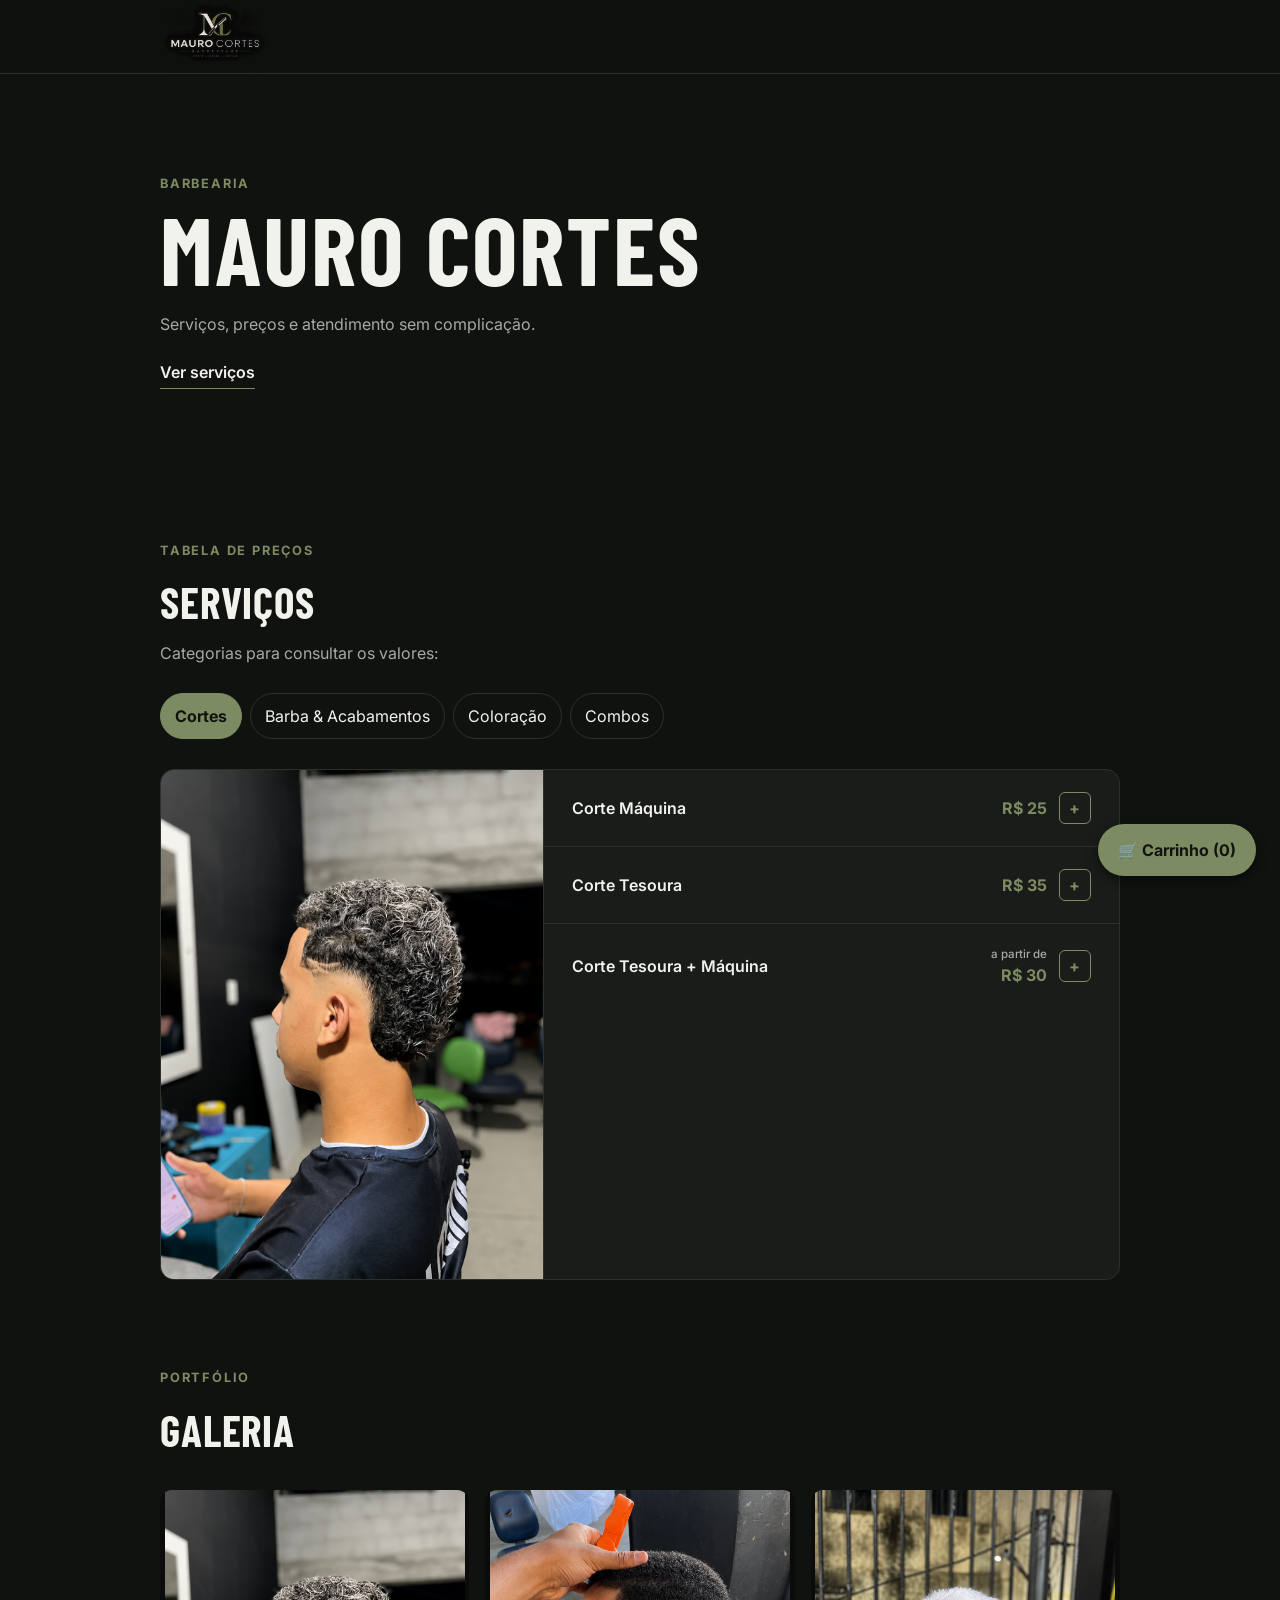
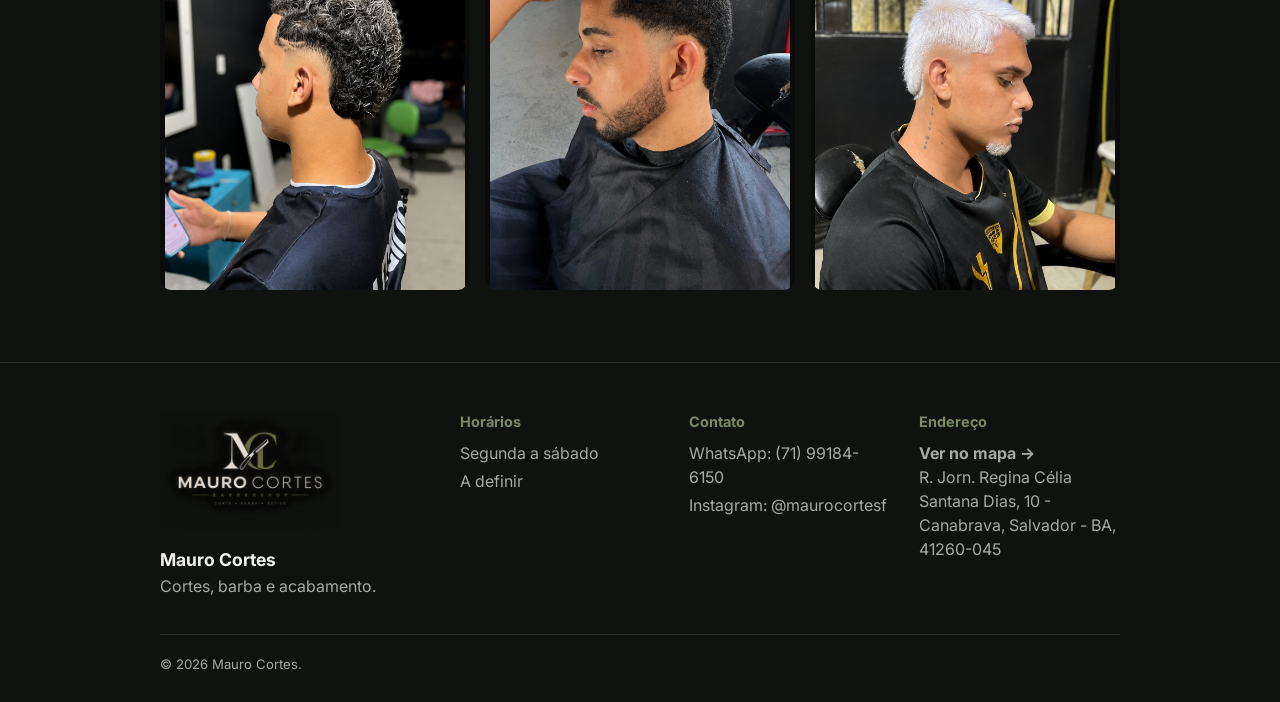
<file: index.html>
<!DOCTYPE html>
<html lang="pt-BR">
<head>
    <meta charset="UTF-8">
    <meta name="viewport" content="width=device-width, initial-scale=1.0">
    <meta name="description" content="Serviços, preços e informações da Mauro Cortes.">
    <title>Mauro Cortes</title>

    <link rel="preconnect" href="https://fonts.googleapis.com">
    <link rel="preconnect" href="https://fonts.gstatic.com" crossorigin>
    <link href="https://fonts.googleapis.com/css2?family=Barlow+Condensed:wght@600;700&family=Inter:wght@400;500;600;700&display=swap" rel="stylesheet">

    <link rel="stylesheet" href="css/style.css">
</head>
<body>

    <header class="site-header">
        <div class="container header-content">
            <a href="#" class="logo" aria-label="Mauro Cortes - início">
                <img src="imgs/logo.png" alt="Logo Mauro Cortes">
            </a>
        </div>
    </header>

    <main>
        <section class="hero">
            <div class="container">
                <p class="eyebrow">BARBEARIA</p>
                <h1>Mauro Cortes</h1>
                <p class="hero-text">
                    Serviços, preços e atendimento sem complicação.
                </p>

                <a href="#servicos" class="secondary-link">Ver serviços</a>
            </div>
        </section>

        <section class="services-section" id="servicos">
            <div class="container">
                <div class="section-heading">
                    <p class="eyebrow">TABELA DE PREÇOS</p>
                    <h2>Serviços</h2>
                    <p>Categorias para consultar os valores:</p>
                </div>

                <div class="category-buttons" aria-label="Categorias de serviços">
                    <button class="category-button active" data-category="cortes">Cortes</button>
                    <button class="category-button" data-category="barba">Barba & Acabamentos</button>
                    <button class="category-button" data-category="coloracao">Coloração</button>
                    <button class="category-button" data-category="combos">Combos</button>
                </div>

                <div class="service-list" id="service-list"></div>
            </div>
        </section>

        <section class="gallery-section" id="galeria">
            <div class="container">
                <div class="section-heading">
                    <p class="eyebrow">PORTFÓLIO</p>
                    <h2>Galeria</h2>
                </div>
                
                <div class="gallery-scroll">
                    <div class="gallery-item"><img src="imgs/corte-simples.png" alt="Trabalho 1" loading="lazy"></div>
                    <div class="gallery-item"><img src="imgs/corte-barba.png" alt="Trabalho 2" loading="lazy"></div>
                    <div class="gallery-item"><img src="imgs/corte-coloracao.png" alt="Trabalho 3" loading="lazy"></div>
                </div>
            </div>
        </section>
    </main>

    <footer class="site-footer">
        <div class="container footer-content">
            <div class="footer-brand">
                <div class="footer-logo">
                    <img src="imgs/logo.png" alt="Logo Mauro Cortes">
                </div>

                <strong>Mauro Cortes</strong>
                <p>Cortes, barba e acabamento.</p>
            </div>

            <div class="footer-info">
                <div>
                    <h3>Horários</h3>
                    <p>Segunda a sábado</p>
                    <p>A definir</p>
                </div>

                <div>
                    <h3>Contato</h3>
                    <p>WhatsApp: (71) 99184-6150</p>
                    <p>Instagram: @maurocortesf</p>
                </div>

                <div>
                    <h3>Endereço</h3>
                    <a href="https://maps.app.goo.gl/zQnCDeunT6uKWLCv8"
                    target="_blank" rel="noopener noreferrer"
                    class="footer-link">
                        <p><strong>Ver no mapa →</strong> <br>
                            R. Jorn. Regina Célia Santana Dias, 10 - Canabrava, Salvador - BA, 41260-045</p>
                    </a>
                </div>
            </div>
        </div>

        <div class="container copyright">
            <p>© 2026 Mauro Cortes.</p>
        </div>
    </footer>

    <!-- Botão Flutuante do Carrinho -->
    <button id="cart-fab" class="cart-fab" aria-label="Abrir carrinho">
        🛒 Carrinho (<span id="cart-count">0</span>)
    </button>

    <!-- Modal do Carrinho -->
    <div id="cart-overlay" class="cart-overlay">
        <div class="cart-modal">
            <div class="cart-header">
                <h3>Serviços Selecionados</h3>
                <button id="close-cart" class="close-cart">&times;</button>
            </div>
            
            <div id="cart-items" class="cart-items">
                <p class="empty-cart">O seu carrinho está vazio.</p>
            </div>
            
            <div class="cart-footer">
                <div class="cart-total-row">
                    <span>Total:</span>
                    <strong>R$ <span id="cart-total">0,00</span></strong>
                </div>
                <button id="btn-generate-pix" class="primary-button" disabled>Gerar PIX Copia e Cola</button>
                
                <div id="pix-result" class="pix-result" style="display: none;">
                    <p>Copie o código abaixo e pague na sua app do banco:</p>
                    <textarea id="pix-code" readonly rows="4"></textarea>
                    <button id="btn-copy-pix" class="header-button" style="width: 100%; text-align: center; margin-top: 10px;">Copiar Código PIX</button>
                </div>
            </div>
        </div>
    </div>

    <script src="js/script.js"></script>
</body>
</html>
</file>
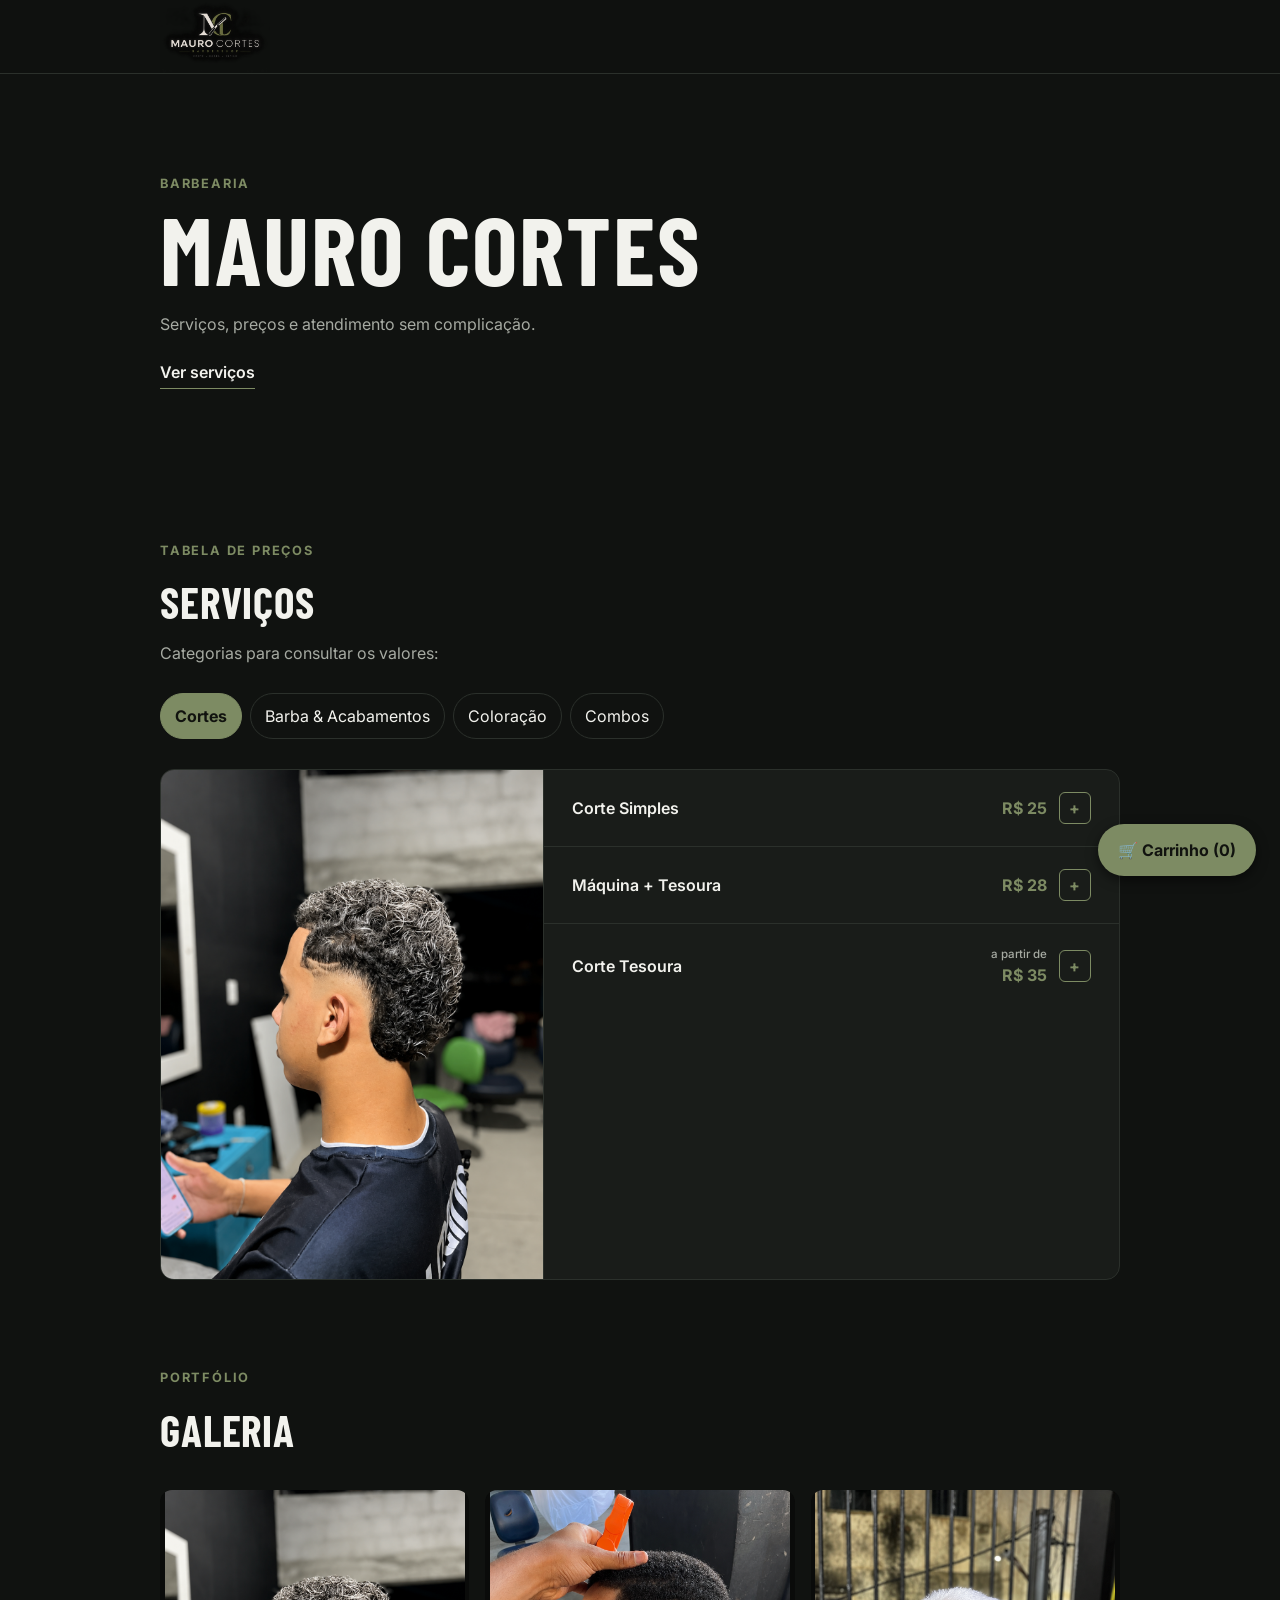
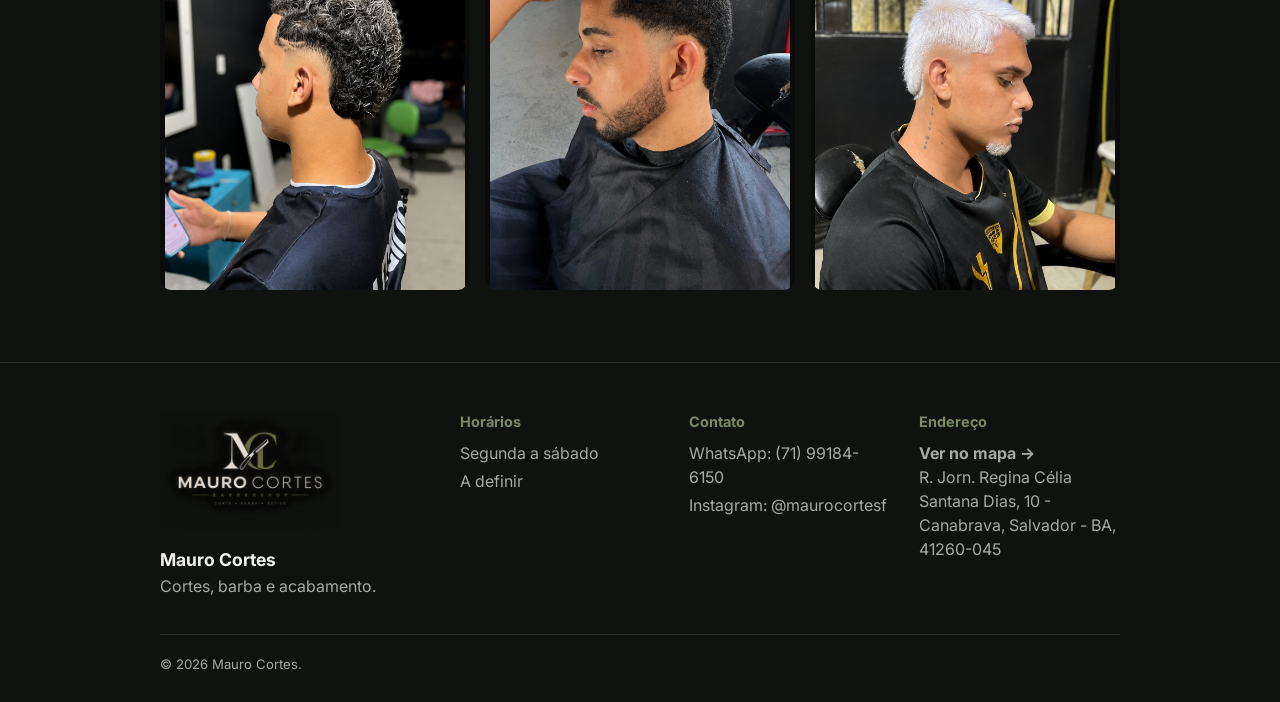
<file: docs/index.html>
<!DOCTYPE html>
<html lang="pt-BR">
<head>
    <meta charset="UTF-8">
    <meta name="viewport" content="width=device-width, initial-scale=1.0">
    <meta name="description" content="Serviços, preços e informações da Mauro Cortes.">
    <title>Mauro Cortes</title>

    <link rel="preconnect" href="https://fonts.googleapis.com">
    <link rel="preconnect" href="https://fonts.gstatic.com" crossorigin>
    <link href="https://fonts.googleapis.com/css2?family=Barlow+Condensed:wght@600;700&family=Inter:wght@400;500;600;700&display=swap" rel="stylesheet">

    <link rel="stylesheet" href="style.css">
</head>
<body>

    <header class="site-header">
        <div class="container header-content">
            <a href="#" class="logo" aria-label="Mauro Cortes - início">
                <img src="imgs/logo.png" alt="Logo Mauro Cortes">
            </a>
        </div>
    </header>

    <main>
        <section class="hero">
            <div class="container">
                <p class="eyebrow">BARBEARIA</p>
                <h1>Mauro Cortes</h1>
                <p class="hero-text">
                    Serviços, preços e atendimento sem complicação.
                </p>

                <a href="#servicos" class="secondary-link">Ver serviços</a>
            </div>
        </section>

        <section class="services-section" id="servicos">
            <div class="container">
                <div class="section-heading">
                    <p class="eyebrow">TABELA DE PREÇOS</p>
                    <h2>Serviços</h2>
                    <p>Categorias para consultar os valores:</p>
                </div>

                <div class="category-buttons" aria-label="Categorias de serviços">
                    <button class="category-button active" data-category="cortes">Cortes</button>
                    <button class="category-button" data-category="barba">Barba & Acabamentos</button>
                    <button class="category-button" data-category="coloracao">Coloração</button>
                    <button class="category-button" data-category="combos">Combos</button>
                </div>

                <div class="service-list" id="service-list"></div>
            </div>
        </section>

        <section class="gallery-section" id="galeria">
            <div class="container">
                <div class="section-heading">
                    <p class="eyebrow">PORTFÓLIO</p>
                    <h2>Galeria</h2>
                </div>
                
                <div class="gallery-scroll">
                    <div class="gallery-item"><img src="imgs/corte-simples.png" alt="Trabalho 1" loading="lazy"></div>
                    <div class="gallery-item"><img src="imgs/corte-barba.png" alt="Trabalho 2" loading="lazy"></div>
                    <div class="gallery-item"><img src="imgs/corte-coloracao.png" alt="Trabalho 3" loading="lazy"></div>
                </div>
            </div>
        </section>
    </main>

    <footer class="site-footer">
        <div class="container footer-content">
            <div class="footer-brand">
                <div class="footer-logo">
                    <img src="imgs/logo.png" alt="Logo Mauro Cortes">
                </div>

                <strong>Mauro Cortes</strong>
                <p>Cortes, barba e acabamento.</p>
            </div>

            <div class="footer-info">
                <div>
                    <h3>Horários</h3>
                    <p>Segunda a sábado</p>
                    <p>A definir</p>
                </div>

                <div>
                    <h3>Contato</h3>
                    <p>WhatsApp: (71) 99184-6150</p>
                    <p>Instagram: @maurocortesf</p>
                </div>

                <div>
                    <h3>Endereço</h3>
                    <a href="https://maps.app.goo.gl/zQnCDeunT6uKWLCv8"
                    target="_blank" rel="noopener noreferrer"
                    class="footer-link">
                        <p><strong>Ver no mapa →</strong> <br>
                            R. Jorn. Regina Célia Santana Dias, 10 - Canabrava, Salvador - BA, 41260-045</p>
                    </a>
                </div>
            </div>
        </div>

        <div class="container copyright">
            <p>© 2026 Mauro Cortes.</p>
        </div>
    </footer>

    <!-- Botão Flutuante do Carrinho -->
    <button id="cart-fab" class="cart-fab" aria-label="Abrir carrinho">
        🛒 Carrinho (<span id="cart-count">0</span>)
    </button>

    <!-- Modal do Carrinho -->
    <div id="cart-overlay" class="cart-overlay">
        <div class="cart-modal">
            <div class="cart-header">
                <h3>Serviços Selecionados</h3>
                <button id="close-cart" class="close-cart">&times;</button>
            </div>
            
            <div id="cart-items" class="cart-items">
                <p class="empty-cart">O seu carrinho está vazio.</p>
            </div>
            
            <div class="cart-footer">
                <div class="cart-total-row">
                    <span>Total:</span>
                    <strong>R$ <span id="cart-total">0,00</span></strong>
                </div>
                <button id="btn-generate-pix" class="primary-button" disabled>Gerar PIX Copia e Cola</button>
                
                <div id="pix-result" class="pix-result" style="display: none;">
                    <p>Copie o código abaixo e pague na sua app do banco:</p>
                    <textarea id="pix-code" readonly rows="4"></textarea>
                    <button id="btn-copy-pix" class="header-button" style="width: 100%; text-align: center; margin-top: 10px;">Copiar Código PIX</button>
                </div>
            </div>
        </div>
    </div>

    <script src="script.js"></script>
</body>
</html>
</file>
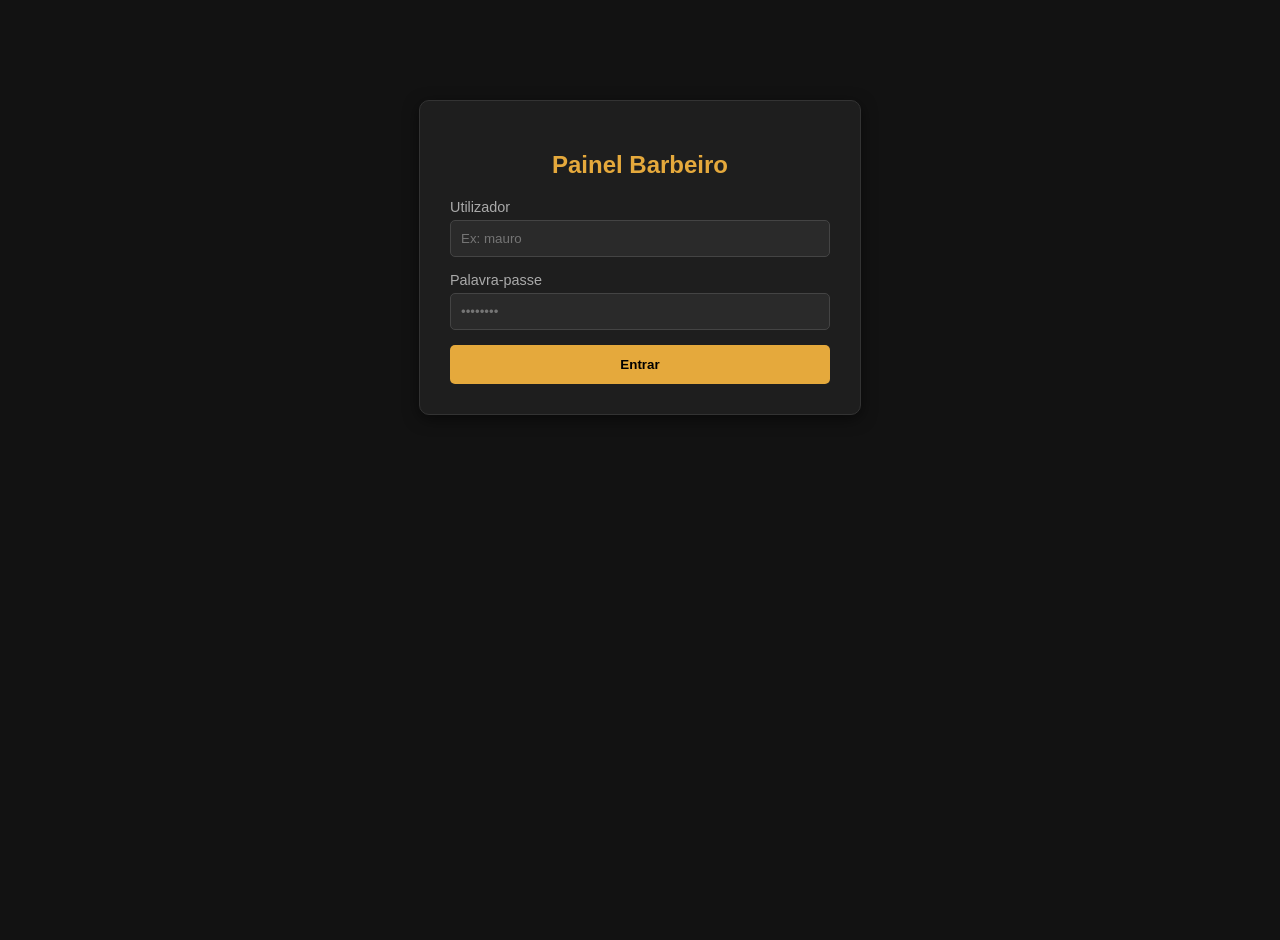
<file: admin.html>
<!DOCTYPE html>
<html lang="pt-BR">
<head>
    <meta charset="UTF-8">
    <meta name="viewport" content="width=device-width, initial-scale=1.0">
    <title>Painel Admin - Barbearia Mauro Cortes</title>
    <link rel="stylesheet" href="css/admin.css">
</head>
<body class="admin-body">

    <!-- TELA DE LOGIN -->
    <div id="login-screen" class="login-container">
        <h2>Painel Barbeiro</h2>
        <div class="form-group">
            <label for="admin-user">Utilizador</label>
            <input type="text" id="admin-user" placeholder="Ex: mauro">
        </div>
        <div class="form-group">
            <label for="admin-pass">Palavra-passe</label>
            <input type="password" id="admin-pass" placeholder="••••••••">
        </div>
        <button id="btn-login" class="btn-admin">Entrar</button>
        <p id="login-error" class="login-error">Utilizador ou palavra-passe incorretos!</p>
    </div>

    <!-- DASHBOARD DE CONSULTA DE PAGAMENTOS -->
    <div id="dashboard-screen" class="dashboard-container">
        <header class="admin-header">
            <h1>Mauro Cortes — Consulta de Pagamentos PIX</h1>
            <button id="btn-logout" class="btn-logout">Sair</button>
        </header>

        <!-- CARDS DE MÉTRICAS -->
        <div class="stats-grid">
            <div class="stat-card">
                <h4>Total Registrado</h4>
                <p id="stat-total-count">0</p>
            </div>
            <div class="stat-card">
                <h4>Valor Total em PIX</h4>
                <p id="stat-total-val">R$ 0,00</p>
            </div>
            <div class="stat-card">
                <h4>Pendentes de Confirmação</h4>
                <p id="stat-pending-count">0</p>
            </div>
        </div>

        <!-- HISTÓRICO DE PIX -->
        <div class="orders-header">
            <h3>Registros de PIX Gerados</h3>
            <button id="btn-refresh" class="btn-refresh">🔄 Atualizar Pagamentos</button>
        </div>

        <div id="orders-container" class="orders-grid">
            <!-- Pagamentos serão inseridos aqui dinamicamente pelo JS -->
        </div>
    </div>

    <script src="js/admin.js"></script>
</body>
</html>
</file>
<file: css/style.css>
/* =========================
   BASE
========================= */
:root {
    --bg: #101210;
    --surface: #191c19;
    --surface-light: #202420;
    --text: #f2f2ed;
    --muted: #a6aaa2;
    --border: #2b302b;
    --olive: #7d8b63;
    --olive-hover: #8e9d70;
    --max-width: 960px;
}

* { box-sizing: border-box; margin: 0; padding: 0; }
html { scroll-behavior: smooth; }
body { background: var(--bg); color: var(--text); font-family: "Inter", sans-serif; line-height: 1.5; }
a { color: inherit; text-decoration: none; }
button { font: inherit; }
.container { width: min(100% - 32px, var(--max-width)); margin-inline: auto; }

/* =========================
   HEADER & HERO
========================= */
.site-header { border-bottom: 1px solid var(--border); background: rgba(16, 18, 16, 0.96); position: sticky; top: 0; z-index: 10; }
.header-content { min-height: 72px; display: flex; align-items: center; justify-content: space-between; gap: 24px; }
.logo img { display: block; width: 110px; height: auto; }

.header-button { background: var(--olive); color: #11130f; padding: 10px 18px; border-radius: 8px; font-weight: 700; }
.header-button:hover { background: var(--olive-hover); }

.hero { padding: 72px 0 56px; }
.eyebrow { color: var(--olive); font-size: 0.8rem; font-weight: 700; letter-spacing: 0.14em; margin-bottom: 10px; }
.hero h1, .section-heading h2 { font-family: "Barlow Condensed", sans-serif; text-transform: uppercase; letter-spacing: 0.02em; }
.hero h1 { font-size: clamp(3.25rem, 14vw, 6rem); line-height: 0.92; max-width: 700px; }
.hero-text { color: var(--muted); font-size: 1rem; margin-top: 20px; max-width: 460px; }
.secondary-link { display: inline-block; margin-top: 24px; color: var(--text); font-weight: 600; border-bottom: 1px solid var(--olive); padding-bottom: 4px; }

/* =========================
   SERVIÇOS
========================= */
.services-section { padding: 56px 0 72px; }
.section-heading { margin-bottom: 28px; }
.section-heading h2 { font-size: 2.7rem; }
.section-heading > p:last-child { color: var(--muted); margin-top: 6px; }

.category-buttons { display: flex; gap: 8px; overflow-x: auto; padding-bottom: 8px; scrollbar-width: thin; }
.category-button { flex: 0 0 auto; border: 1px solid var(--border); background: transparent; color: var(--text); border-radius: 999px; padding: 10px 14px; cursor: pointer; }
.category-button:hover { border-color: var(--olive); }
.category-button.active { background: var(--olive); color: #11130f; border-color: var(--olive); font-weight: 700; }

.service-list { margin-top: 22px; border: 1px solid var(--border); border-radius: 14px; overflow: hidden; background: var(--surface); }

/* IMAGEM DOS SERVIÇOS - Altura natural no telemóvel, sem bordas pretas e sem zoom */
.category-image { 
    width: 100%; 
    height: auto; 
    display: block; 
    border-bottom: 1px solid var(--border);
}

.service-item { display: flex; justify-content: space-between; align-items: center; gap: 20px; padding: 18px; }
.service-item + .service-item { border-top: 1px solid var(--border); }
.service-name { font-weight: 600; }
.service-price { color: var(--olive); font-weight: 700; white-space: nowrap; text-align: right; }
.service-price span { color: var(--muted); display: block; font-size: 0.72rem; font-weight: 500; }

/* =========================
   GALERIA
========================= */
.gallery-section { padding: 0 0 72px; }
.gallery-scroll { display: grid; gap: 16px; }

.gallery-item { 
    border-radius: 12px; 
    overflow: hidden; 
    background: var(--surface); 
}

/* IMAGENS DA GALERIA - Com borda/fundo escuro conforme pedido */
.gallery-item img { 
    width: 100%; 
    max-height: 350px; 
    object-fit: contain; 
    background: #0a0b0a;
    display: block; 
}

/* =========================
   FOOTER
========================= */
.site-footer { border-top: 1px solid var(--border); padding: 48px 0 28px; }
.footer-content { display: grid; gap: 36px; }
.footer-brand strong { display: block; margin-top: 16px; font-size: 1.1rem; }
.footer-brand p, .footer-info p, .copyright { color: var(--muted); }
.footer-logo img { width: 180px; max-width: 100%; height: auto; display: block; }
.footer-info { display: grid; gap: 28px; }
.footer-info h3 { color: var(--olive); font-size: 0.9rem; margin-bottom: 8px; }
.footer-info p + p { margin-top: 4px; }
.copyright { border-top: 1px solid var(--border); margin-top: 36px; padding-top: 20px; font-size: 0.82rem; }

/* =========================
   CARRINHO & MODAL PIX
========================= */
.cart-fab { position: fixed; bottom: 24px; right: 24px; background: var(--olive); color: #11130f; border: none; padding: 14px 20px; border-radius: 50px; font-weight: 700; box-shadow: 0 4px 12px rgba(0,0,0,0.5); cursor: pointer; z-index: 90; transition: transform 0.2s; }
.cart-fab:hover { transform: scale(1.05); }

.add-to-cart { background: transparent; border: 1px solid var(--olive); color: var(--olive); width: 32px; height: 32px; border-radius: 6px; cursor: pointer; font-weight: bold; display: flex; align-items: center; justify-content: center; margin-left: 12px; }
.add-to-cart:hover { background: var(--olive); color: #11130f; }
.service-row-actions { display: flex; align-items: center; }

.cart-overlay { position: fixed; top: 0; left: 0; width: 100%; height: 100%; background: rgba(0,0,0,0.8); display: flex; align-items: flex-end; justify-content: center; z-index: 100; opacity: 0; pointer-events: none; transition: opacity 0.3s; }
.cart-overlay.active { opacity: 1; pointer-events: auto; }

.cart-modal { background: var(--surface); width: 100%; max-width: 500px; border-radius: 20px 20px 0 0; padding: 24px; max-height: 85vh; display: flex; flex-direction: column; }
.cart-header { display: flex; justify-content: space-between; align-items: center; margin-bottom: 20px; }
.close-cart { background: none; border: none; color: var(--text); font-size: 28px; cursor: pointer; }
.cart-items { flex: 1; overflow-y: auto; margin-bottom: 20px; }
.cart-item { display: flex; justify-content: space-between; padding: 12px 0; border-bottom: 1px solid var(--border); }
.remove-item { background: none; border: none; color: #ff5252; cursor: pointer; font-size: 12px; margin-top: 4px; }
.cart-total-row { display: flex; justify-content: space-between; font-size: 1.2rem; margin-bottom: 16px; }

.primary-button { width: 100%; margin-top: 22px; border: 0; border-radius: 8px; background: var(--olive); color: #11130f; padding: 14px 18px; font-weight: 700; cursor: pointer; }
.primary-button:disabled { opacity: 0.55; cursor: not-allowed; }
.pix-result textarea { width: 100%; background: var(--bg); color: var(--olive); border: 1px solid var(--border); padding: 10px; border-radius: 8px; font-family: monospace; font-size: 12px; resize: none; margin-top: 10px; }

/* =========================
   DESKTOP
========================= */
@media (min-width: 700px) {
    .hero { padding: 100px 0 80px; }
    
    /* MÁGICA DO LAYOUT: Divide o quadro de serviços em 2 colunas no computador */
    .service-list { 
        display: grid; 
        grid-template-columns: 40% 60%; 
        align-items: stretch; 
    }
    
    /* A foto fica encaixada no lado esquerdo, ocupando a altura toda da caixa */
    .category-image { 
        grid-column: 1; 
        grid-row: 1 / 100; /* Estica para acompanhar todos os itens da lista de preços ao lado */
        width: 100%; 
        height: 100%; 
        min-height: 400px;
        object-fit: cover; 
        object-position: center top; 
        border-bottom: none; 
        border-right: 1px solid var(--border); 
    }
    
    /* Os preços alinham-se no lado direito */
    .service-item { 
        grid-column: 2; 
        padding: 22px 28px; 
    }
    
    /* Galeria com 3 imagens lado a lado no PC */
    .gallery-scroll { grid-template-columns: repeat(3, 1fr); }
    .gallery-item img { max-height: 400px; }
    
    .services-section { padding: 72px 0 88px; }
    
    .footer-content { grid-template-columns: 0.8fr 2fr; }
    .footer-info { grid-template-columns: repeat(3, 1fr); }
    
    .cart-overlay { align-items: center; }
    .cart-modal { border-radius: 20px; }
}
</file>
<file: docs/style.css>
/* =========================
   BASE
========================= */
:root {
    --bg: #101210;
    --surface: #191c19;
    --surface-light: #202420;
    --text: #f2f2ed;
    --muted: #a6aaa2;
    --border: #2b302b;
    --olive: #7d8b63;
    --olive-hover: #8e9d70;
    --max-width: 960px;
}

* { box-sizing: border-box; margin: 0; padding: 0; }
html { scroll-behavior: smooth; }
body { background: var(--bg); color: var(--text); font-family: "Inter", sans-serif; line-height: 1.5; }
a { color: inherit; text-decoration: none; }
button { font: inherit; }
.container { width: min(100% - 32px, var(--max-width)); margin-inline: auto; }

/* =========================
   HEADER & HERO
========================= */
.site-header { border-bottom: 1px solid var(--border); background: rgba(16, 18, 16, 0.96); position: sticky; top: 0; z-index: 10; }
.header-content { min-height: 72px; display: flex; align-items: center; justify-content: space-between; gap: 24px; }
.logo img { display: block; width: 110px; height: auto; }

.header-button { background: var(--olive); color: #11130f; padding: 10px 18px; border-radius: 8px; font-weight: 700; }
.header-button:hover { background: var(--olive-hover); }

.hero { padding: 72px 0 56px; }
.eyebrow { color: var(--olive); font-size: 0.8rem; font-weight: 700; letter-spacing: 0.14em; margin-bottom: 10px; }
.hero h1, .section-heading h2 { font-family: "Barlow Condensed", sans-serif; text-transform: uppercase; letter-spacing: 0.02em; }
.hero h1 { font-size: clamp(3.25rem, 14vw, 6rem); line-height: 0.92; max-width: 700px; }
.hero-text { color: var(--muted); font-size: 1rem; margin-top: 20px; max-width: 460px; }
.secondary-link { display: inline-block; margin-top: 24px; color: var(--text); font-weight: 600; border-bottom: 1px solid var(--olive); padding-bottom: 4px; }

/* =========================
   SERVIÇOS
========================= */
.services-section { padding: 56px 0 72px; }
.section-heading { margin-bottom: 28px; }
.section-heading h2 { font-size: 2.7rem; }
.section-heading > p:last-child { color: var(--muted); margin-top: 6px; }

.category-buttons { display: flex; gap: 8px; overflow-x: auto; padding-bottom: 8px; scrollbar-width: thin; }
.category-button { flex: 0 0 auto; border: 1px solid var(--border); background: transparent; color: var(--text); border-radius: 999px; padding: 10px 14px; cursor: pointer; }
.category-button:hover { border-color: var(--olive); }
.category-button.active { background: var(--olive); color: #11130f; border-color: var(--olive); font-weight: 700; }

.service-list { margin-top: 22px; border: 1px solid var(--border); border-radius: 14px; overflow: hidden; background: var(--surface); }

/* IMAGEM DOS SERVIÇOS - Altura natural no telemóvel, sem bordas pretas e sem zoom */
.category-image { 
    width: 100%; 
    height: auto; 
    display: block; 
    border-bottom: 1px solid var(--border);
}

.service-item { display: flex; justify-content: space-between; align-items: center; gap: 20px; padding: 18px; }
.service-item + .service-item { border-top: 1px solid var(--border); }
.service-name { font-weight: 600; }
.service-price { color: var(--olive); font-weight: 700; white-space: nowrap; text-align: right; }
.service-price span { color: var(--muted); display: block; font-size: 0.72rem; font-weight: 500; }

/* =========================
   GALERIA
========================= */
.gallery-section { padding: 0 0 72px; }
.gallery-scroll { display: grid; gap: 16px; }

.gallery-item { 
    border-radius: 12px; 
    overflow: hidden; 
    background: var(--surface); 
}

/* IMAGENS DA GALERIA - Com borda/fundo escuro conforme pedido */
.gallery-item img { 
    width: 100%; 
    max-height: 350px; 
    object-fit: contain; 
    background: #0a0b0a;
    display: block; 
}

/* =========================
   FOOTER
========================= */
.site-footer { border-top: 1px solid var(--border); padding: 48px 0 28px; }
.footer-content { display: grid; gap: 36px; }
.footer-brand strong { display: block; margin-top: 16px; font-size: 1.1rem; }
.footer-brand p, .footer-info p, .copyright { color: var(--muted); }
.footer-logo img { width: 180px; max-width: 100%; height: auto; display: block; }
.footer-info { display: grid; gap: 28px; }
.footer-info h3 { color: var(--olive); font-size: 0.9rem; margin-bottom: 8px; }
.footer-info p + p { margin-top: 4px; }
.copyright { border-top: 1px solid var(--border); margin-top: 36px; padding-top: 20px; font-size: 0.82rem; }

/* =========================
   CARRINHO & MODAL PIX
========================= */
.cart-fab { position: fixed; bottom: 24px; right: 24px; background: var(--olive); color: #11130f; border: none; padding: 14px 20px; border-radius: 50px; font-weight: 700; box-shadow: 0 4px 12px rgba(0,0,0,0.5); cursor: pointer; z-index: 90; transition: transform 0.2s; }
.cart-fab:hover { transform: scale(1.05); }

.add-to-cart { background: transparent; border: 1px solid var(--olive); color: var(--olive); width: 32px; height: 32px; border-radius: 6px; cursor: pointer; font-weight: bold; display: flex; align-items: center; justify-content: center; margin-left: 12px; }
.add-to-cart:hover { background: var(--olive); color: #11130f; }
.service-row-actions { display: flex; align-items: center; }

.cart-overlay { position: fixed; top: 0; left: 0; width: 100%; height: 100%; background: rgba(0,0,0,0.8); display: flex; align-items: flex-end; justify-content: center; z-index: 100; opacity: 0; pointer-events: none; transition: opacity 0.3s; }
.cart-overlay.active { opacity: 1; pointer-events: auto; }

.cart-modal { background: var(--surface); width: 100%; max-width: 500px; border-radius: 20px 20px 0 0; padding: 24px; max-height: 85vh; display: flex; flex-direction: column; }
.cart-header { display: flex; justify-content: space-between; align-items: center; margin-bottom: 20px; }
.close-cart { background: none; border: none; color: var(--text); font-size: 28px; cursor: pointer; }
.cart-items { flex: 1; overflow-y: auto; margin-bottom: 20px; }
.cart-item { display: flex; justify-content: space-between; padding: 12px 0; border-bottom: 1px solid var(--border); }
.remove-item { background: none; border: none; color: #ff5252; cursor: pointer; font-size: 12px; margin-top: 4px; }
.cart-total-row { display: flex; justify-content: space-between; font-size: 1.2rem; margin-bottom: 16px; }

.primary-button { width: 100%; margin-top: 22px; border: 0; border-radius: 8px; background: var(--olive); color: #11130f; padding: 14px 18px; font-weight: 700; cursor: pointer; }
.primary-button:disabled { opacity: 0.55; cursor: not-allowed; }
.pix-result textarea { width: 100%; background: var(--bg); color: var(--olive); border: 1px solid var(--border); padding: 10px; border-radius: 8px; font-family: monospace; font-size: 12px; resize: none; margin-top: 10px; }

/* =========================
   DESKTOP
========================= */
@media (min-width: 700px) {
    .hero { padding: 100px 0 80px; }
    
    /* MÁGICA DO LAYOUT: Divide o quadro de serviços em 2 colunas no computador */
    .service-list { 
        display: grid; 
        grid-template-columns: 40% 60%; 
        align-items: stretch; 
    }
    
    /* A foto fica encaixada no lado esquerdo, ocupando a altura toda da caixa */
    .category-image { 
        grid-column: 1; 
        grid-row: 1 / 100; /* Estica para acompanhar todos os itens da lista de preços ao lado */
        width: 100%; 
        height: 100%; 
        min-height: 400px;
        object-fit: cover; 
        object-position: center top; 
        border-bottom: none; 
        border-right: 1px solid var(--border); 
    }
    
    /* Os preços alinham-se no lado direito */
    .service-item { 
        grid-column: 2; 
        padding: 22px 28px; 
    }
    
    /* Galeria com 3 imagens lado a lado no PC */
    .gallery-scroll { grid-template-columns: repeat(3, 1fr); }
    .gallery-item img { max-height: 400px; }
    
    .services-section { padding: 72px 0 88px; }
    
    .footer-content { grid-template-columns: 0.8fr 2fr; }
    .footer-info { grid-template-columns: repeat(3, 1fr); }
    
    .cart-overlay { align-items: center; }
    .cart-modal { border-radius: 20px; }
}
</file>
<file: css/admin.css>
.admin-body {
    background-color: #121212;
    color: #f1f1f1;
    font-family: Arial, sans-serif;
    min-height: 100vh;
    margin: 0;
    padding: 20px;
}

/* Container de Login */
.login-container {
    max-width: 380px;
    margin: 80px auto;
    background-color: #1e1e1e;
    padding: 30px;
    border-radius: 10px;
    border: 1px solid #333;
    box-shadow: 0 4px 15px rgba(0,0,0,0.5);
    text-align: center;
}

.login-container h2 {
    margin-bottom: 20px;
    color: #e5a93c;
}

.form-group {
    margin-bottom: 15px;
    text-align: left;
}

.form-group label {
    display: block;
    margin-bottom: 5px;
    font-size: 0.9rem;
    color: #aaa;
}

.form-group input {
    width: 100%;
    padding: 10px;
    border-radius: 5px;
    border: 1px solid #444;
    background: #2a2a2a;
    color: #fff;
    box-sizing: border-box;
}

.btn-admin {
    width: 100%;
    padding: 12px;
    background-color: #e5a93c;
    color: #000;
    border: none;
    font-weight: bold;
    border-radius: 5px;
    cursor: pointer;
    transition: background 0.2s;
}

.btn-admin:hover {
    background-color: #d4982d;
}

.login-error {
    color: #ff5555;
    font-size: 0.85rem;
    margin-top: 10px;
    display: none;
}

/* Dashboard de Pedidos */
.dashboard-container {
    max-width: 1000px;
    margin: 0 auto;
    display: none;
}

.admin-header {
    display: flex;
    justify-content: space-between;
    align-items: center;
    padding-bottom: 20px;
    border-bottom: 1px solid #333;
    margin-bottom: 20px;
}

.admin-header h1 {
    color: #e5a93c;
    margin: 0;
    font-size: 1.5rem;
}

.btn-logout {
    background: #333;
    color: #fff;
    border: none;
    padding: 8px 15px;
    border-radius: 5px;
    cursor: pointer;
}

/* Cards de Métricas */
.stats-grid {
    display: grid;
    grid-template-columns: repeat(auto-fit, minmax(200px, 1fr));
    gap: 15px;
    margin-bottom: 25px;
}

.stat-card {
    background: #1e1e1e;
    padding: 15px;
    border-radius: 8px;
    border-left: 4px solid #e5a93c;
}

.stat-card h4 {
    margin: 0;
    font-size: 0.85rem;
    color: #888;
}

.stat-card p {
    margin: 5px 0 0 0;
    font-size: 1.4rem;
    font-weight: bold;
}

/* Lista/Tabela de Pedidos */
.orders-header {
    display: flex;
    justify-content: space-between;
    align-items: center;
    margin-bottom: 15px;
}

.btn-refresh {
    background: #2a2a2a;
    color: #e5a93c;
    border: 1px solid #e5a93c;
    padding: 6px 12px;
    border-radius: 5px;
    cursor: pointer;
}

.orders-grid {
    display: grid;
    grid-template-columns: repeat(auto-fill, minmax(300px, 1fr));
    gap: 15px;
}

.order-card {
    background: #1e1e1e;
    border-radius: 8px;
    padding: 15px;
    border: 1px solid #333;
    position: relative;
}

.order-card.pendente {
    border-left: 5px solid #ffaa00;
}

.order-card.concluido {
    border-left: 5px solid #00cc66;
    opacity: 0.8;
}

.order-header-info {
    display: flex;
    justify-content: space-between;
    font-size: 0.85rem;
    color: #888;
    margin-bottom: 10px;
}

.order-items-list {
    margin: 10px 0;
    padding-left: 18px;
    color: #ddd;
    font-size: 0.95rem;
}

.order-total {
    font-size: 1.1rem;
    font-weight: bold;
    color: #e5a93c;
    margin-top: 10px;
}

.order-actions {
    margin-top: 15px;
    display: flex;
    gap: 10px;
}

.btn-status {
    flex: 1;
    padding: 8px;
    border: none;
    border-radius: 4px;
    font-weight: bold;
    cursor: pointer;
}

.btn-status.done {
    background-color: #00cc66;
    color: #fff;
}

.btn-status.pending {
    background-color: #ffaa00;
    color: #000;
}
</file>
